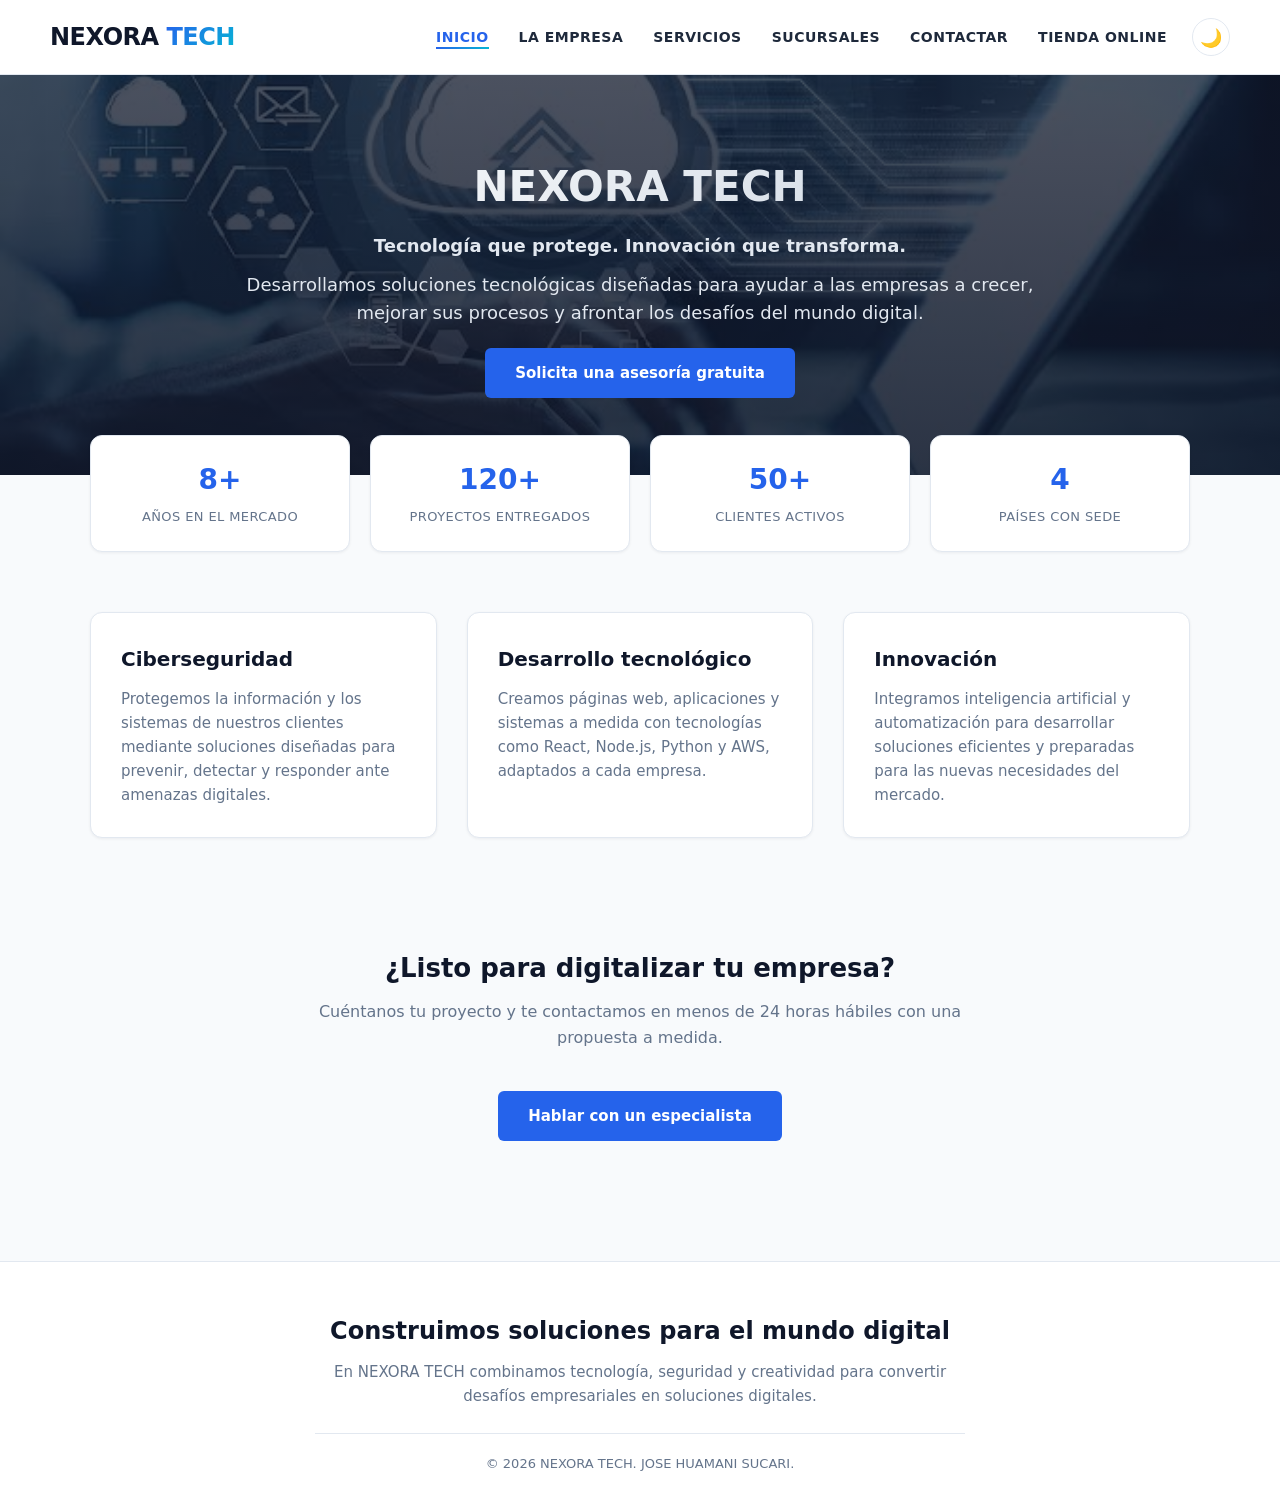
<file: index.html>
<!DOCTYPE html>
<html lang="es">
<head>
    <meta charset="UTF-8">
    <meta name="viewport" content="width=device-width, initial-scale=1.0">
    <meta name="description" content="NEXORA TECH: ciberseguridad, desarrollo web, software a medida e inteligencia artificial para empresas en Perú, Colombia, Chile y España.">
    <title>NEXORA TECH - Inicio</title>
    <link rel="stylesheet" href="estilos.css">
    <script>
        if (localStorage.getItem('theme') === 'dark') {
            document.documentElement.classList.add('dark-mode');
        }
    </script>
</head>
<body>

    <header class="header-principal">
        <div class="logo-container">
            <h1>NEXORA <span>TECH</span></h1>
        </div>
        <div class="nav-container">
            <nav>
                <ul class="nav-menu">
                    <li><a href="index.html" class="nav-link activo" aria-current="page">Inicio</a></li>
                    <li><a href="quienes-somos.html" class="nav-link">La Empresa</a></li>
                    <li><a href="productos.html" class="nav-link">Servicios</a></li>
                    <li><a href="sucursales.html" class="nav-link">Sucursales</a></li>
                    <li><a href="contacto.html" class="nav-link">Contactar</a></li>
                    <li><a href="tienda.html" class="nav-link">Tienda Online</a></li>
                </ul>
            </nav>
            <button id="theme-toggle" class="btn-theme" aria-label="Cambiar tema">🌙</button>
        </div>
    </header>

    <main>
        <section class="hero-banner" style="background-image: url('foto/paginaprincipal.jpg');">
            <div class="hero-content">
                <h2>NEXORA TECH</h2>
                <p class="hero-eyebrow">Tecnología que protege. Innovación que transforma.</p>
                <p>Desarrollamos soluciones tecnológicas diseñadas para ayudar a las empresas a crecer, mejorar sus procesos y afrontar los desafíos del mundo digital.</p>
                <a href="contacto.html" class="btn-cta">Solicita una asesoría gratuita</a>
            </div>
        </section>

        <div class="stats-bar">
            <div class="stat-item"><span class="stat-num">8+</span><span class="stat-label">Años en el mercado</span></div>
            <div class="stat-item"><span class="stat-num">120+</span><span class="stat-label">Proyectos entregados</span></div>
            <div class="stat-item"><span class="stat-num">50+</span><span class="stat-label">Clientes activos</span></div>
            <div class="stat-item"><span class="stat-num">4</span><span class="stat-label">Países con sede</span></div>
        </div>

        <section class="container grid-3">
            <div class="card">
                <h3>Ciberseguridad</h3>
                <p>Protegemos la información y los sistemas de nuestros clientes mediante soluciones diseñadas para prevenir, detectar y responder ante amenazas digitales.</p>
            </div>
            <div class="card">
                <h3>Desarrollo tecnológico</h3>
                <p>Creamos páginas web, aplicaciones y sistemas a medida con tecnologías como React, Node.js, Python y AWS, adaptados a cada empresa.</p>
            </div>
            <div class="card">
                <h3>Innovación</h3>
                <p>Integramos inteligencia artificial y automatización para desarrollar soluciones eficientes y preparadas para las nuevas necesidades del mercado.</p>
            </div>
        </section>

        <section class="container">
            <div class="cta-final">
                <h3>¿Listo para digitalizar tu empresa?</h3>
                <p>Cuéntanos tu proyecto y te contactamos en menos de 24 horas hábiles con una propuesta a medida.</p>
                <a href="contacto.html" class="btn-cta">Hablar con un especialista</a>
            </div>
        </section>

        <footer class="footer-simple">
            <h2>Construimos soluciones para el mundo digital</h2>
            <p>En NEXORA TECH combinamos tecnología, seguridad y creatividad para convertir desafíos empresariales en soluciones digitales.</p>
            <p class="footer-copy">© 2026 NEXORA TECH. JOSE HUAMANI SUCARI.</p>
        </footer>
    </main>

    <script src="dinamica.js"></script>
</body>
</html>
</file>
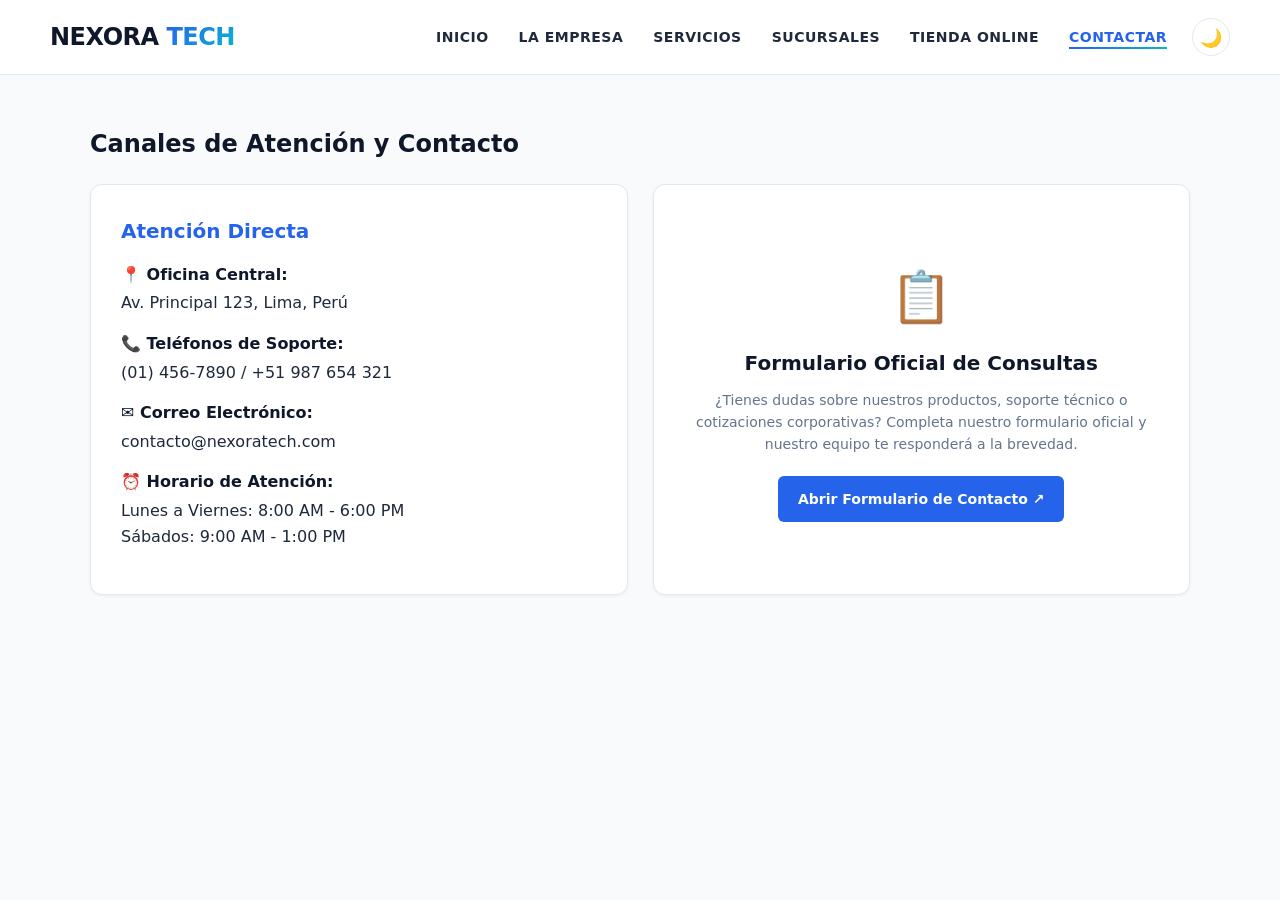
<file: contacto.html>
<!DOCTYPE html>
<html lang="es">
<head>
    <meta charset="UTF-8">
    <meta name="viewport" content="width=device-width, initial-scale=1.0">
    <title>NEXORA TECH - Contactar</title>
    <link rel="stylesheet" href="estilos.css">
    <script>
        if (localStorage.getItem('theme') === 'dark') {
            document.documentElement.classList.add('dark-mode');
            document.addEventListener("DOMContentLoaded", () => document.body.classList.add('dark-mode'));
        }
    </script>
    <style>
        .contacto-grid {
            display: grid;
            grid-template-columns: repeat(auto-fit, minmax(300px, 1fr));
            gap: 25px;
            margin-top: 20px;
        }

        .btn-accion {
            background: var(--accent-color);
            color: #ffffff;
            border: none;
            padding: 12px 20px;
            border-radius: 6px;
            cursor: pointer;
            font-size: 14px;
            font-weight: 600;
            text-decoration: none;
            display: inline-block;
            transition: all 0.2s ease;
        }

        .btn-accion:hover {
            opacity: 0.9;
            transform: translateY(-1px);
        }

        .info-item {
            margin-bottom: 15px;
        }

        .info-item strong {
            color: var(--primary-color);
            display: block;
            margin-bottom: 3px;
        }
    </style>
</head>
<body>

    <header class="header-principal">
        <div class="logo-container">
            <h1>NEXORA <span>TECH</span></h1>
        </div>
        <div class="nav-container">
            <nav>
                <ul class="nav-menu">
                    <li><a href="index.html" class="nav-link">Inicio</a></li>
                    <li><a href="quienes-somos.html" class="nav-link">La Empresa</a></li>
                    <li><a href="productos.html" class="nav-link">Servicios</a></li>
                    <li><a href="sucursales.html" class="nav-link">Sucursales</a></li>
                    <li><a href="tienda.html" class="nav-link">Tienda Online</a></li>
                    <li><a href="contacto.html" class="nav-link activo">Contactar</a></li>
                </ul>
            </nav>
            <button id="theme-toggle" class="btn-theme" aria-label="Cambiar tema">🌙</button>
        </div>
    </header>

    <main class="container">
        <h2 style="margin-bottom: 20px; color: var(--primary-color);">Canales de Atención y Contacto</h2>

        <div class="contacto-grid">
            <!-- TARJETA CON INFORMACIÓN GENERAL -->
            <div class="card">
                <h3 style="margin-bottom: 15px; color: var(--accent-color);">Atención Directa</h3>
                
                <div class="info-item">
                    <strong>📍 Oficina Central:</strong>
                    <span>Av. Principal 123, Lima, Perú</span>
                </div>

                <div class="info-item">
                    <strong>📞 Teléfonos de Soporte:</strong>
                    <span>(01) 456-7890 / +51 987 654 321</span>
                </div>

                <div class="info-item">
                    <strong>✉️ Correo Electrónico:</strong>
                    <span>contacto@nexoratech.com</span>
                </div>

                <div class="info-item">
                    <strong>⏰ Horario de Atención:</strong>
                    <span>Lunes a Viernes: 8:00 AM - 6:00 PM<br>Sábados: 9:00 AM - 1:00 PM</span>
                </div>
            </div>

            <!-- TARJETA DE FORMULARIO OFICIAL (GOOGLE FORMS) -->
            <div class="card" style="text-align: center; display: flex; flex-direction: column; justify-content: center; align-items: center; padding: 30px;">
                <span style="font-size: 50px; margin-bottom: 10px;">📋</span>
                <h3 style="margin-bottom: 10px; color: var(--primary-color);">Formulario Oficial de Consultas</h3>
                <p style="color: var(--text-muted); margin-bottom: 20px; font-size: 14px;">
                    ¿Tienes dudas sobre nuestros productos, soporte técnico o cotizaciones corporativas? Completa nuestro formulario oficial y nuestro equipo te responderá a la brevedad.
                </p>
                
                <!-- ENLACE DIRECTO AL GOOGLE FORM EN NUEVA PESTAÑA -->
                <a href="https://docs.google.com/forms/d/e/1FAIpQLSfpy0W_U6PwJo6S2uXzq6wMttLkAWIT9utRPPUPtJGe5-Oa_g/viewform" 
                   target="_blank" 
                   class="btn-accion">
                    Abrir Formulario de Contacto ↗
                </a>
            </div>
        </div>
    </main>

    <script src="dinamica.js"></script>
</body>
</html>
</file>
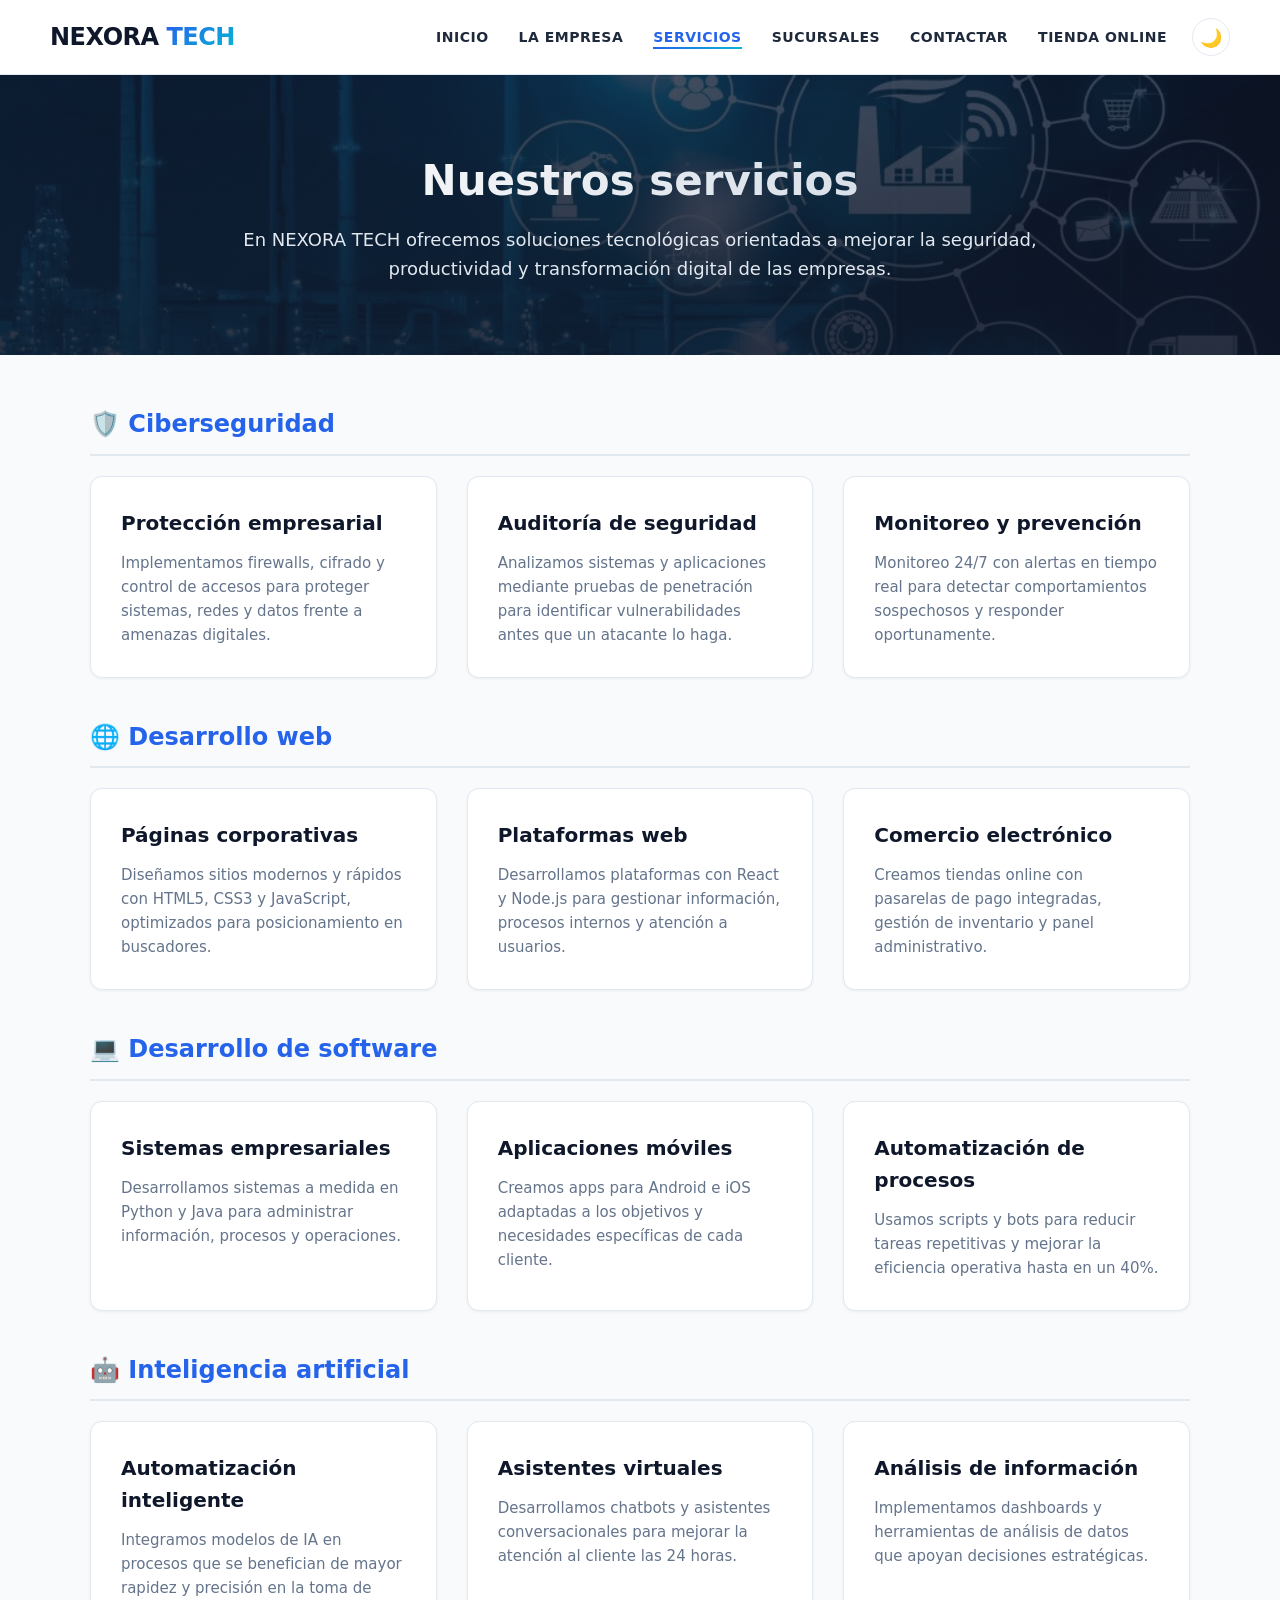
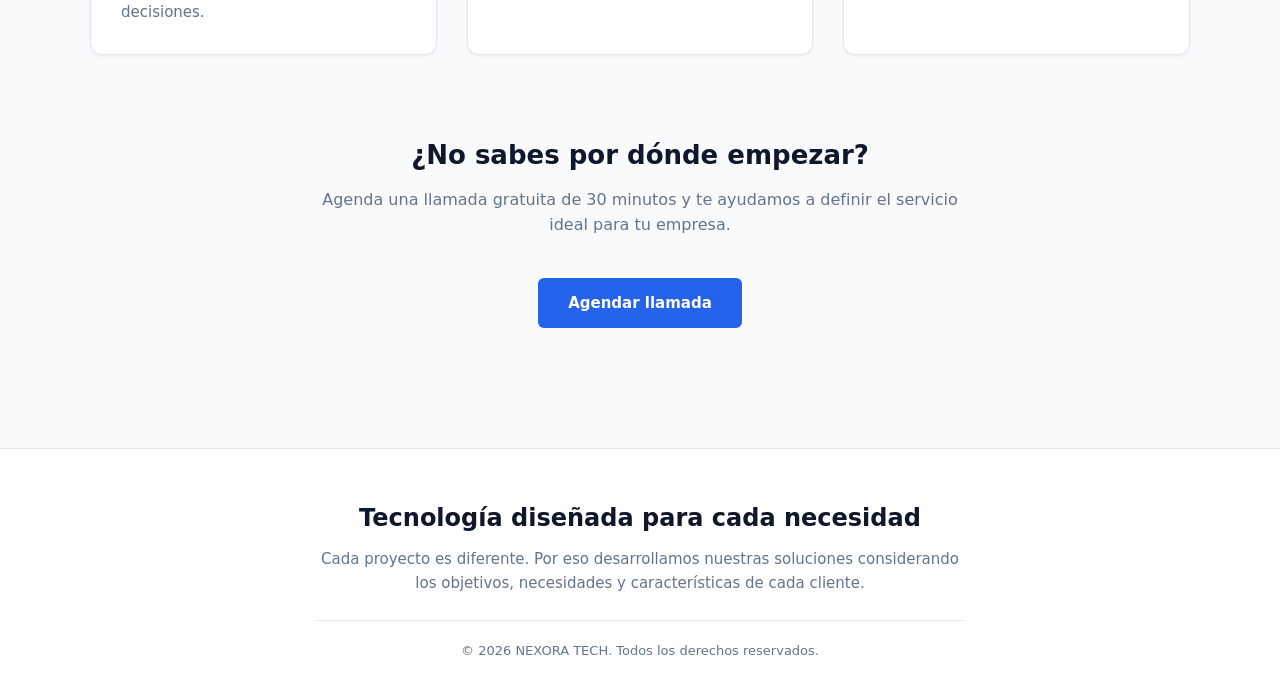
<file: productos.html>
<!DOCTYPE html>
<html lang="es">
<head>
    <meta charset="UTF-8">
    <meta name="viewport" content="width=device-width, initial-scale=1.0">
    <meta name="description" content="Servicios de NEXORA TECH: ciberseguridad, desarrollo web, software a medida e inteligencia artificial para empresas.">
    <title>NEXORA TECH - Servicios</title>
    <link rel="stylesheet" href="estilos.css">
    <script>
        if (localStorage.getItem('theme') === 'dark') {
            document.documentElement.classList.add('dark-mode');
        }
    </script>
</head>
<body>

    <header class="header-principal">
        <div class="logo-container">
            <h1>NEXORA <span>TECH</span></h1>
        </div>
        <div class="nav-container">
            <nav>
                <ul class="nav-menu">
                    <li><a href="index.html" class="nav-link">Inicio</a></li>
                    <li><a href="quienes-somos.html" class="nav-link">La Empresa</a></li>
                    <li><a href="productos.html" class="nav-link activo" aria-current="page">Servicios</a></li>
                    <li><a href="sucursales.html" class="nav-link">Sucursales</a></li>
                    <li><a href="contacto.html" class="nav-link">Contactar</a></li>
                    <li><a href="tienda.html" class="nav-link">Tienda Online</a></li>
                </ul>
            </nav>
            <button id="theme-toggle" class="btn-theme" aria-label="Cambiar tema">🌙</button>
        </div>
    </header>

    <main>
        <section class="hero-banner hero-corto" style="background-image: url('foto/nuestrosproductos.jpg');">
            <div class="hero-content">
                <h2>Nuestros servicios</h2>
                <p>En NEXORA TECH ofrecemos soluciones tecnológicas orientadas a mejorar la seguridad, productividad y transformación digital de las empresas.</p>
            </div>
        </section>

        <section class="container">
            <h3 class="titulo-seccion">🛡️ Ciberseguridad</h3>
            <div class="grid-3">
                <div class="card"><h4>Protección empresarial</h4><p>Implementamos firewalls, cifrado y control de accesos para proteger sistemas, redes y datos frente a amenazas digitales.</p></div>
                <div class="card"><h4>Auditoría de seguridad</h4><p>Analizamos sistemas y aplicaciones mediante pruebas de penetración para identificar vulnerabilidades antes que un atacante lo haga.</p></div>
                <div class="card"><h4>Monitoreo y prevención</h4><p>Monitoreo 24/7 con alertas en tiempo real para detectar comportamientos sospechosos y responder oportunamente.</p></div>
            </div>

            <h3 class="titulo-seccion">🌐 Desarrollo web</h3>
            <div class="grid-3">
                <div class="card"><h4>Páginas corporativas</h4><p>Diseñamos sitios modernos y rápidos con HTML5, CSS3 y JavaScript, optimizados para posicionamiento en buscadores.</p></div>
                <div class="card"><h4>Plataformas web</h4><p>Desarrollamos plataformas con React y Node.js para gestionar información, procesos internos y atención a usuarios.</p></div>
                <div class="card"><h4>Comercio electrónico</h4><p>Creamos tiendas online con pasarelas de pago integradas, gestión de inventario y panel administrativo.</p></div>
            </div>

            <h3 class="titulo-seccion">💻 Desarrollo de software</h3>
            <div class="grid-3">
                <div class="card"><h4>Sistemas empresariales</h4><p>Desarrollamos sistemas a medida en Python y Java para administrar información, procesos y operaciones.</p></div>
                <div class="card"><h4>Aplicaciones móviles</h4><p>Creamos apps para Android e iOS adaptadas a los objetivos y necesidades específicas de cada cliente.</p></div>
                <div class="card"><h4>Automatización de procesos</h4><p>Usamos scripts y bots para reducir tareas repetitivas y mejorar la eficiencia operativa hasta en un 40%.</p></div>
            </div>

            <h3 class="titulo-seccion">🤖 Inteligencia artificial</h3>
            <div class="grid-3">
                <div class="card"><h4>Automatización inteligente</h4><p>Integramos modelos de IA en procesos que se benefician de mayor rapidez y precisión en la toma de decisiones.</p></div>
                <div class="card"><h4>Asistentes virtuales</h4><p>Desarrollamos chatbots y asistentes conversacionales para mejorar la atención al cliente las 24 horas.</p></div>
                <div class="card"><h4>Análisis de información</h4><p>Implementamos dashboards y herramientas de análisis de datos que apoyan decisiones estratégicas.</p></div>
            </div>

            <div class="cta-final">
                <h3>¿No sabes por dónde empezar?</h3>
                <p>Agenda una llamada gratuita de 30 minutos y te ayudamos a definir el servicio ideal para tu empresa.</p>
                <a href="contacto.html" class="btn-cta">Agendar llamada</a>
            </div>
        </section>

        <footer class="footer-simple">
            <h2>Tecnología diseñada para cada necesidad</h2>
            <p>Cada proyecto es diferente. Por eso desarrollamos nuestras soluciones considerando los objetivos, necesidades y características de cada cliente.</p>
            <p class="footer-copy">© 2026 NEXORA TECH. Todos los derechos reservados.</p>
        </footer>
    </main>

    <script src="dinamica.js"></script>
</body>
</html>
</file>
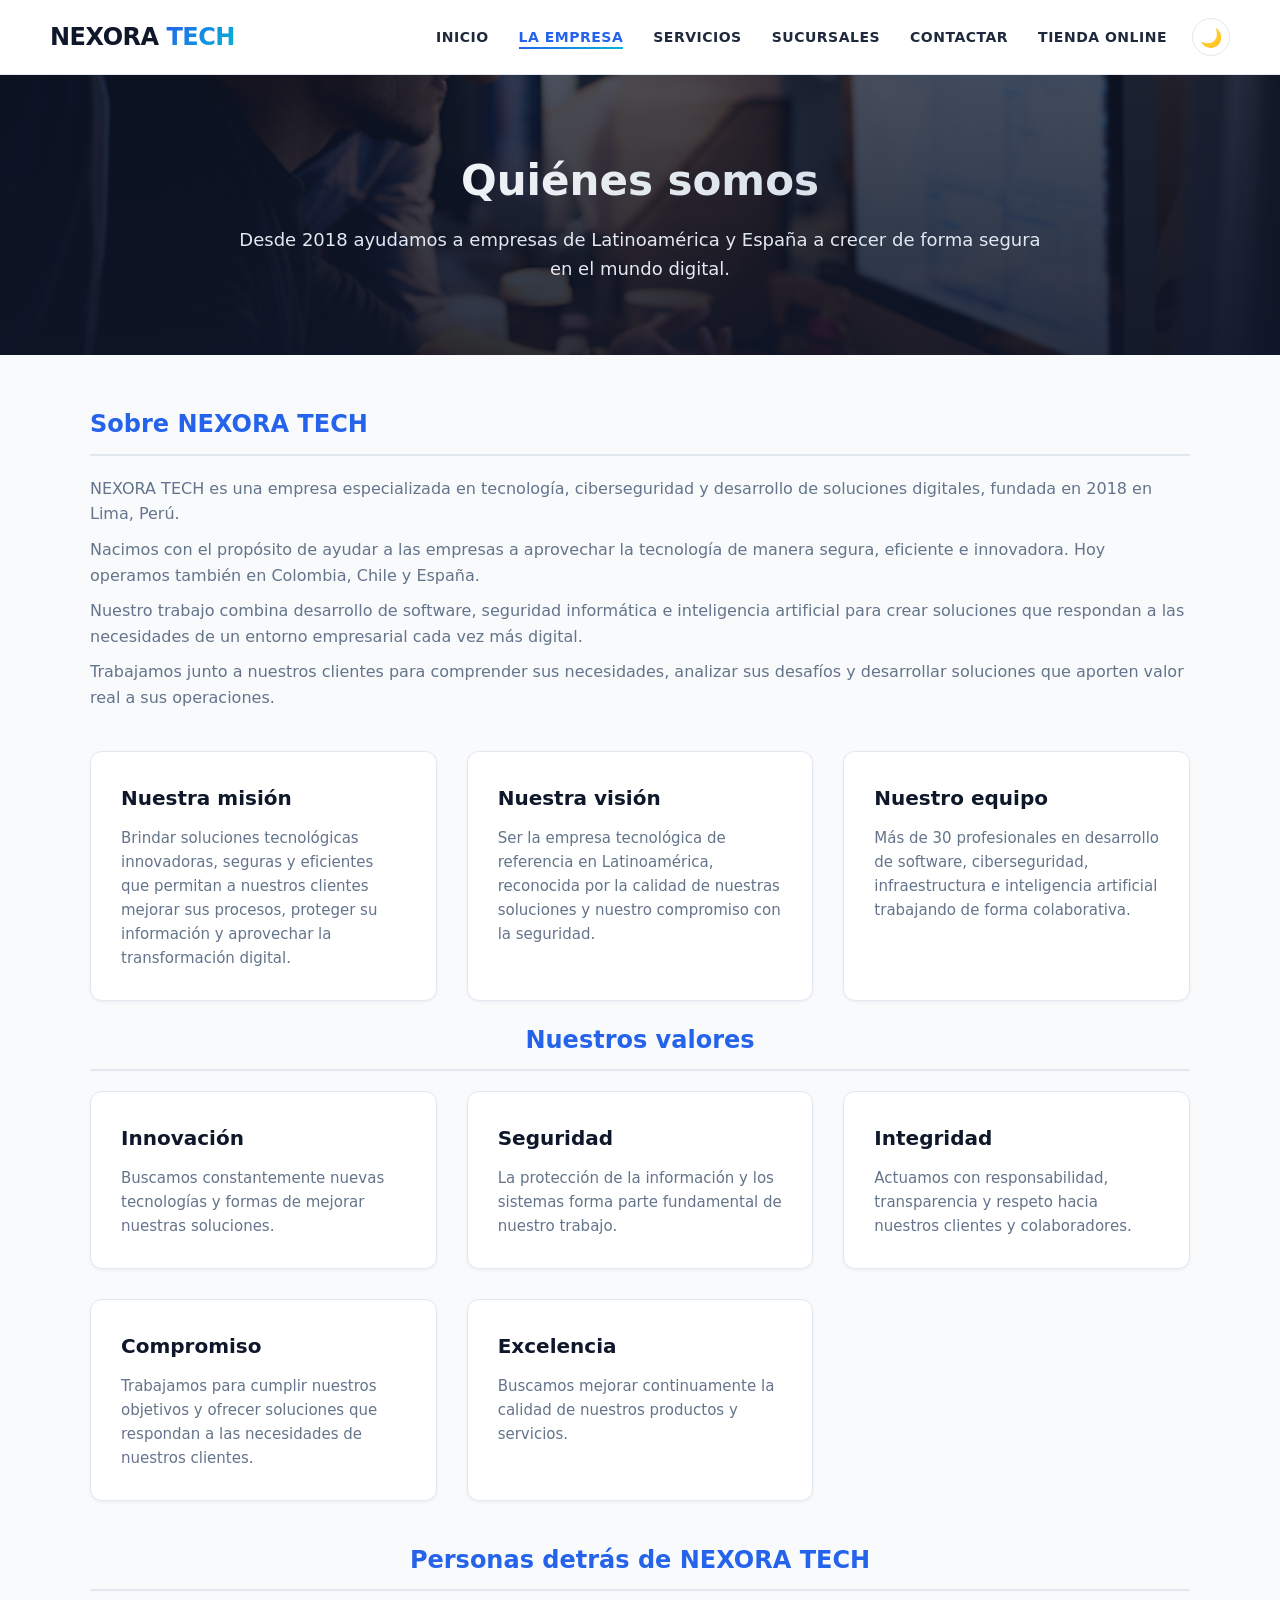
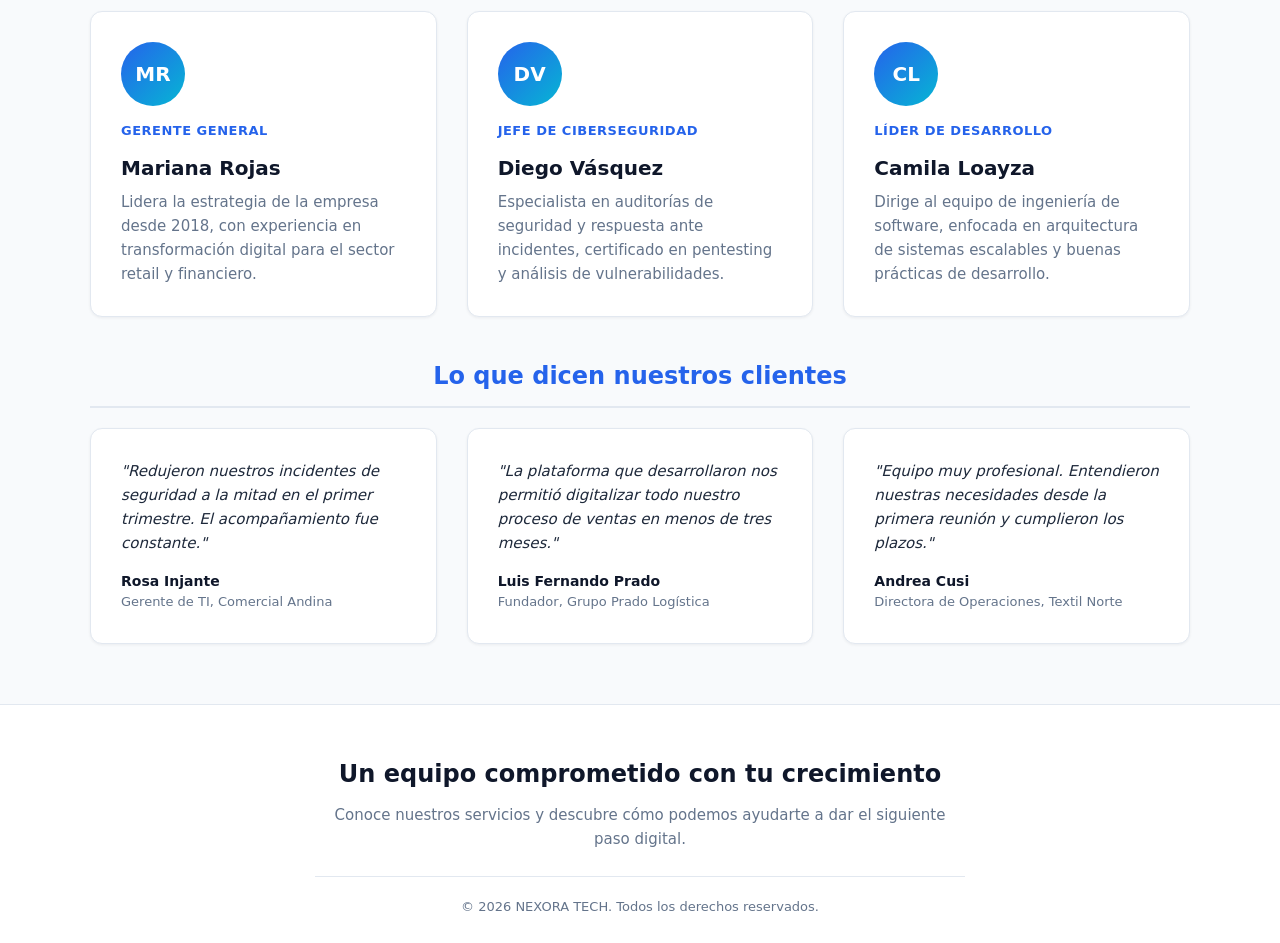
<file: quienes-somos.html>
<!DOCTYPE html>
<html lang="es">
<head>
    <meta charset="UTF-8">
    <meta name="viewport" content="width=device-width, initial-scale=1.0">
    <meta name="description" content="Conoce a NEXORA TECH: misión, visión, valores y el equipo detrás de nuestras soluciones de ciberseguridad y desarrollo tecnológico.">
    <title>NEXORA TECH - La Empresa</title>
    <link rel="stylesheet" href="estilos.css">
    <script>
        if (localStorage.getItem('theme') === 'dark') {
            document.documentElement.classList.add('dark-mode');
        }
    </script>
</head>
<body>

    <header class="header-principal">
        <div class="logo-container">
            <h1>NEXORA <span>TECH</span></h1>
        </div>
        <div class="nav-container">
            <nav>
                <ul class="nav-menu">
                    <li><a href="index.html" class="nav-link">Inicio</a></li>
                    <li><a href="quienes-somos.html" class="nav-link activo" aria-current="page">La Empresa</a></li>
                    <li><a href="productos.html" class="nav-link">Servicios</a></li>
                    <li><a href="sucursales.html" class="nav-link">Sucursales</a></li>
                    <li><a href="contacto.html" class="nav-link">Contactar</a></li>
                    <li><a href="tienda.html" class="nav-link">Tienda Online</a></li>
                </ul>
            </nav>
            <button id="theme-toggle" class="btn-theme" aria-label="Cambiar tema">🌙</button>
        </div>
    </header>

    <main>
        <section class="hero-banner hero-corto" style="background-image: url('foto/quienessomos.jpg');">
            <div class="hero-content">
                <h2>Quiénes somos</h2>
                <p>Desde 2018 ayudamos a empresas de Latinoamérica y España a crecer de forma segura en el mundo digital.</p>
            </div>
        </section>

        <section class="container">
            <div style="margin-bottom: 40px;">
                <h3 class="titulo-seccion">Sobre NEXORA TECH</h3>
                <p style="margin-bottom: 10px; color: var(--text-muted);">NEXORA TECH es una empresa especializada en tecnología, ciberseguridad y desarrollo de soluciones digitales, fundada en 2018 en Lima, Perú.</p>
                <p style="margin-bottom: 10px; color: var(--text-muted);">Nacimos con el propósito de ayudar a las empresas a aprovechar la tecnología de manera segura, eficiente e innovadora. Hoy operamos también en Colombia, Chile y España.</p>
                <p style="margin-bottom: 10px; color: var(--text-muted);">Nuestro trabajo combina desarrollo de software, seguridad informática e inteligencia artificial para crear soluciones que respondan a las necesidades de un entorno empresarial cada vez más digital.</p>
                <p style="color: var(--text-muted);">Trabajamos junto a nuestros clientes para comprender sus necesidades, analizar sus desafíos y desarrollar soluciones que aporten valor real a sus operaciones.</p>
            </div>

            <div class="grid-3" style="margin-bottom: 20px;">
                <div class="card">
                    <h3>Nuestra misión</h3>
                    <p>Brindar soluciones tecnológicas innovadoras, seguras y eficientes que permitan a nuestros clientes mejorar sus procesos, proteger su información y aprovechar la transformación digital.</p>
                </div>
                <div class="card">
                    <h3>Nuestra visión</h3>
                    <p>Ser la empresa tecnológica de referencia en Latinoamérica, reconocida por la calidad de nuestras soluciones y nuestro compromiso con la seguridad.</p>
                </div>
                <div class="card">
                    <h3>Nuestro equipo</h3>
                    <p>Más de 30 profesionales en desarrollo de software, ciberseguridad, infraestructura e inteligencia artificial trabajando de forma colaborativa.</p>
                </div>
            </div>

            <h3 class="titulo-seccion titulo-centrado">Nuestros valores</h3>
            <div class="grid-3">
                <div class="card"><h4>Innovación</h4><p>Buscamos constantemente nuevas tecnologías y formas de mejorar nuestras soluciones.</p></div>
                <div class="card"><h4>Seguridad</h4><p>La protección de la información y los sistemas forma parte fundamental de nuestro trabajo.</p></div>
                <div class="card"><h4>Integridad</h4><p>Actuamos con responsabilidad, transparencia y respeto hacia nuestros clientes y colaboradores.</p></div>
                <div class="card"><h4>Compromiso</h4><p>Trabajamos para cumplir nuestros objetivos y ofrecer soluciones que respondan a las necesidades de nuestros clientes.</p></div>
                <div class="card"><h4>Excelencia</h4><p>Buscamos mejorar continuamente la calidad de nuestros productos y servicios.</p></div>
            </div>

            <h3 class="titulo-seccion titulo-centrado">Personas detrás de NEXORA TECH</h3>
            <div class="grid-3">
                <div class="card card-miembro">
                    <div class="avatar">MR</div>
                    <span class="rol">Gerente General</span>
                    <h4 style="margin-bottom: 6px;">Mariana Rojas</h4>
                    <p>Lidera la estrategia de la empresa desde 2018, con experiencia en transformación digital para el sector retail y financiero.</p>
                </div>
                <div class="card card-miembro">
                    <div class="avatar">DV</div>
                    <span class="rol">Jefe de Ciberseguridad</span>
                    <h4 style="margin-bottom: 6px;">Diego Vásquez</h4>
                    <p>Especialista en auditorías de seguridad y respuesta ante incidentes, certificado en pentesting y análisis de vulnerabilidades.</p>
                </div>
                <div class="card card-miembro">
                    <div class="avatar">CL</div>
                    <span class="rol">Líder de Desarrollo</span>
                    <h4 style="margin-bottom: 6px;">Camila Loayza</h4>
                    <p>Dirige al equipo de ingeniería de software, enfocada en arquitectura de sistemas escalables y buenas prácticas de desarrollo.</p>
                </div>
            </div>

            <h3 class="titulo-seccion titulo-centrado">Lo que dicen nuestros clientes</h3>
            <div class="grid-3">
                <div class="card card-testimonio">
                    <p class="cita">"Redujeron nuestros incidentes de seguridad a la mitad en el primer trimestre. El acompañamiento fue constante."</p>
                    <p class="autor">Rosa Injante</p>
                    <p class="empresa">Gerente de TI, Comercial Andina</p>
                </div>
                <div class="card card-testimonio">
                    <p class="cita">"La plataforma que desarrollaron nos permitió digitalizar todo nuestro proceso de ventas en menos de tres meses."</p>
                    <p class="autor">Luis Fernando Prado</p>
                    <p class="empresa">Fundador, Grupo Prado Logística</p>
                </div>
                <div class="card card-testimonio">
                    <p class="cita">"Equipo muy profesional. Entendieron nuestras necesidades desde la primera reunión y cumplieron los plazos."</p>
                    <p class="autor">Andrea Cusi</p>
                    <p class="empresa">Directora de Operaciones, Textil Norte</p>
                </div>
            </div>
        </section>

        <footer class="footer-simple">
            <h2>Un equipo comprometido con tu crecimiento</h2>
            <p>Conoce nuestros servicios y descubre cómo podemos ayudarte a dar el siguiente paso digital.</p>
            <p class="footer-copy">© 2026 NEXORA TECH. Todos los derechos reservados.</p>
        </footer>
    </main>

    <script src="dinamica.js"></script>
</body>
</html>
</file>
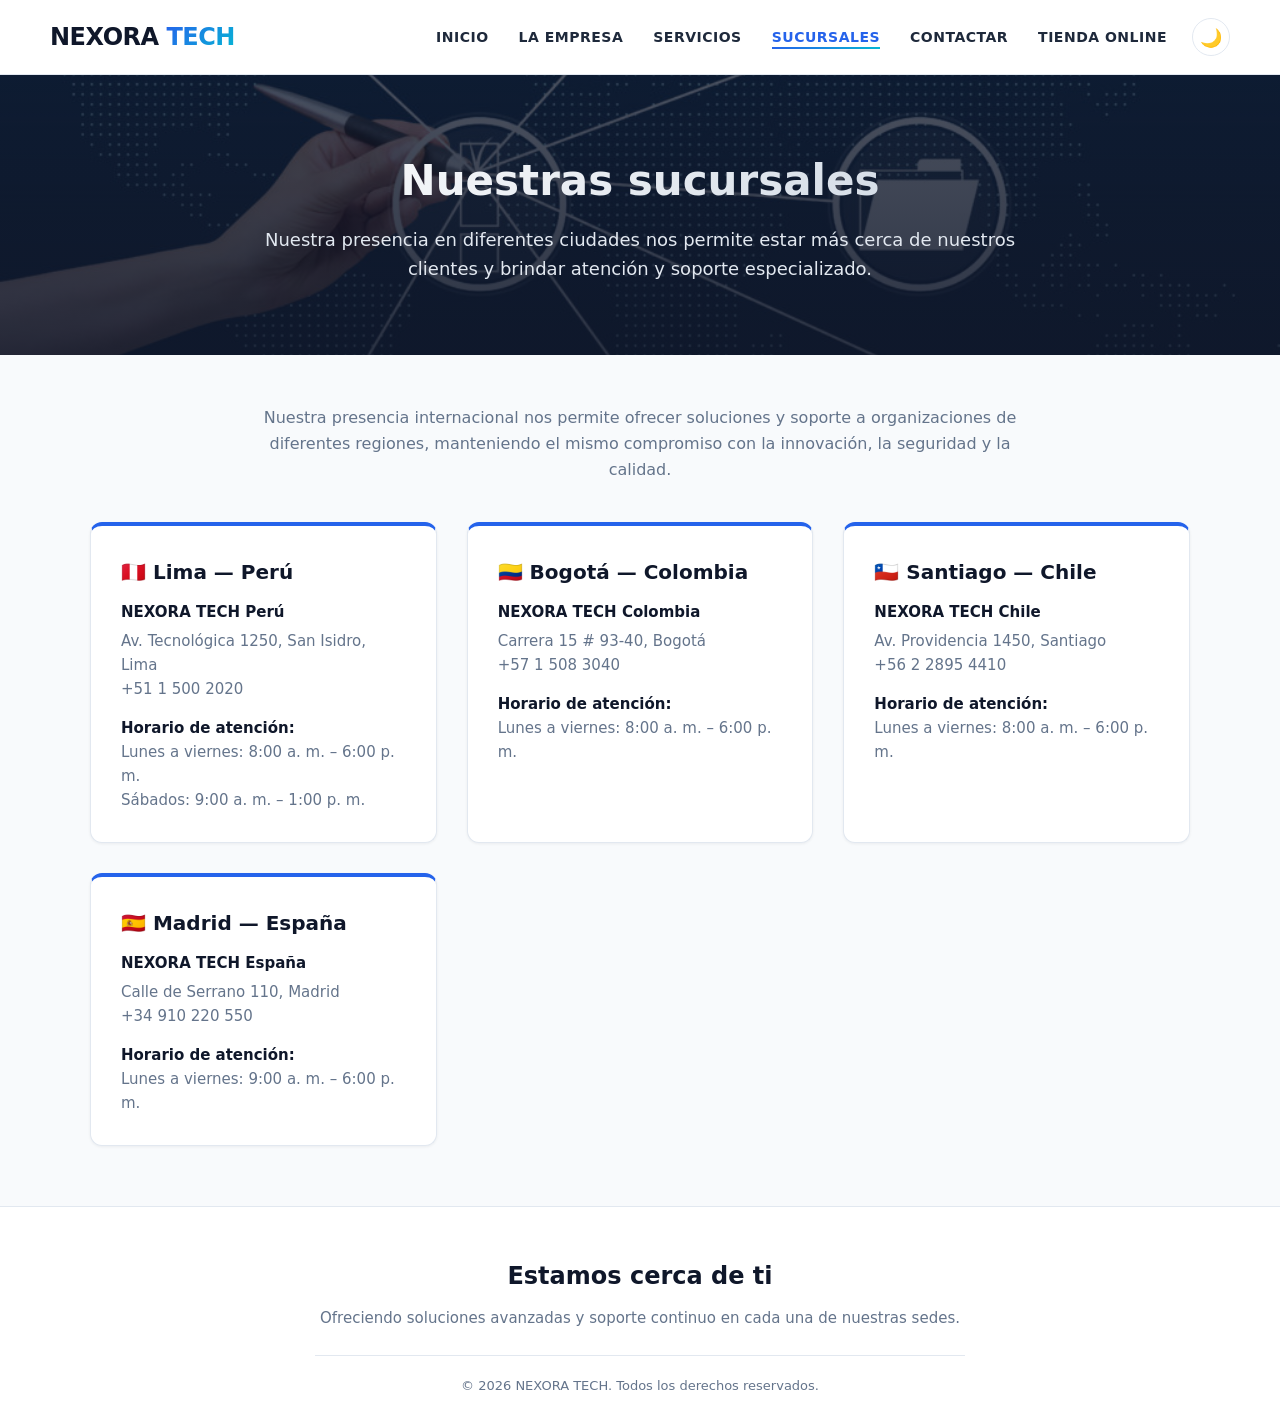
<file: sucursales.html>
<!DOCTYPE html>
<html lang="es">
<head>
    <meta charset="UTF-8">
    <meta name="viewport" content="width=device-width, initial-scale=1.0">
    <meta name="description" content="Sucursales de NEXORA TECH en Lima, Bogotá, Santiago y Madrid, con horarios y datos de contacto de cada sede.">
    <title>NEXORA TECH - Sucursales</title>
    <link rel="stylesheet" href="estilos.css">
    <script>
        if (localStorage.getItem('theme') === 'dark') {
            document.documentElement.classList.add('dark-mode');
        }
    </script>
</head>
<body>

    <header class="header-principal">
        <div class="logo-container">
            <h1>NEXORA <span>TECH</span></h1>
        </div>
        <div class="nav-container">
            <nav>
                <ul class="nav-menu">
                    <li><a href="index.html" class="nav-link">Inicio</a></li>
                    <li><a href="quienes-somos.html" class="nav-link">La Empresa</a></li>
                    <li><a href="productos.html" class="nav-link">Servicios</a></li>
                    <li><a href="sucursales.html" class="nav-link activo" aria-current="page">Sucursales</a></li>
                    <li><a href="contacto.html" class="nav-link">Contactar</a></li>
                    <li><a href="tienda.html" class="nav-link">Tienda Online</a></li>
                </ul>
            </nav>
            <button id="theme-toggle" class="btn-theme" aria-label="Cambiar tema">🌙</button>
        </div>
    </header>

    <main>
        <section class="hero-banner hero-corto" style="background-image: url('foto/sucursales.jpg');">
            <div class="hero-content">
                <h2>Nuestras sucursales</h2>
                <p>Nuestra presencia en diferentes ciudades nos permite estar más cerca de nuestros clientes y brindar atención y soporte especializado.</p>
            </div>
        </section>

        <section class="container">
            <p class="texto-intro">
                Nuestra presencia internacional nos permite ofrecer soluciones y soporte a organizaciones de diferentes regiones, manteniendo el mismo compromiso con la innovación, la seguridad y la calidad.
            </p>

            <div class="grid-3">
                <div class="card card-sucursal">
                    <h3>🇵🇪 Lima — Perú</h3>
                    <p class="sede-nombre">NEXORA TECH Perú</p>
                    <p>Av. Tecnológica 1250, San Isidro, Lima</p>
                    <p>+51 1 500 2020</p>
                    <p class="sede-subtitulo">Horario de atención:</p>
                    <p>Lunes a viernes: 8:00 a. m. – 6:00 p. m.<br>Sábados: 9:00 a. m. – 1:00 p. m.</p>
                </div>

                <div class="card card-sucursal">
                    <h3>🇨🇴 Bogotá — Colombia</h3>
                    <p class="sede-nombre">NEXORA TECH Colombia</p>
                    <p>Carrera 15 # 93-40, Bogotá</p>
                    <p>+57 1 508 3040</p>
                    <p class="sede-subtitulo">Horario de atención:</p>
                    <p>Lunes a viernes: 8:00 a. m. – 6:00 p. m.</p>
                </div>

                <div class="card card-sucursal">
                    <h3>🇨🇱 Santiago — Chile</h3>
                    <p class="sede-nombre">NEXORA TECH Chile</p>
                    <p>Av. Providencia 1450, Santiago</p>
                    <p>+56 2 2895 4410</p>
                    <p class="sede-subtitulo">Horario de atención:</p>
                    <p>Lunes a viernes: 8:00 a. m. – 6:00 p. m.</p>
                </div>

                <div class="card card-sucursal">
                    <h3>🇪🇸 Madrid — España</h3>
                    <p class="sede-nombre">NEXORA TECH España</p>
                    <p>Calle de Serrano 110, Madrid</p>
                    <p>+34 910 220 550</p>
                    <p class="sede-subtitulo">Horario de atención:</p>
                    <p>Lunes a viernes: 9:00 a. m. – 6:00 p. m.</p>
                </div>
            </div>
        </section>

        <footer class="footer-simple">
            <h2>Estamos cerca de ti</h2>
            <p>Ofreciendo soluciones avanzadas y soporte continuo en cada una de nuestras sedes.</p>
            <p class="footer-copy">© 2026 NEXORA TECH. Todos los derechos reservados.</p>
        </footer>
    </main>

    <script src="dinamica.js"></script>
</body>
</html>
</file>
<file: estilos.css>
/* =========================================================
   NEXORA TECH - SISTEMA DE DISEÑO Y TEMAS (v4.0)
   ========================================================= */

:root {
    /* MODO CLARO (Default) */
    --primary-color: #0f172a;
    --primary-light: #1e293b;
    --accent-color: #2563eb;
    --accent-hover: #1d4ed8;
    --accent-cyan: #06b6d4;
    --bg-body: #f8fafc;
    --bg-card: #ffffff;
    --text-main: #1e293b;
    --text-muted: #64748b;
    --border-color: #e2e8f0;
    --border-accent: rgba(37, 99, 235, 0.2);
    --shadow-sm: 0 1px 3px rgba(15, 23, 42, 0.06);
    --shadow-hover: 0 20px 30px -10px rgba(37, 99, 235, 0.15);
    --header-bg: rgba(255, 255, 255, 0.92);
}

/* MODO OSCURO — aplicado sobre <html> para que no haya parpadeo al cargar */
html.dark-mode {
    --primary-color: #ffffff;
    --primary-light: #f1f5f9;
    --bg-body: #090d16;
    --bg-card: #0f172a;
    --text-main: #f8fafc;
    --text-muted: #94a3b8;
    --border-color: #1e293b;
    --border-accent: rgba(6, 182, 212, 0.3);
    --shadow-sm: 0 4px 12px rgba(0, 0, 0, 0.4);
    --shadow-hover: 0 20px 30px -10px rgba(6, 182, 212, 0.25);
    --header-bg: rgba(15, 23, 42, 0.92);
    background-color: var(--bg-body);
}

/* --- REINICIO Y ESTILOS BASE --- */
* {
    margin: 0;
    padding: 0;
    box-sizing: border-box;
    font-family: 'Segoe UI', system-ui, -apple-system, BlinkMacSystemFont, Roboto, sans-serif;
}

html { scroll-behavior: smooth; }

body {
    color: var(--text-main);
    line-height: 1.6;
    background-color: var(--bg-body);
    transition: background-color 0.4s ease, color 0.4s ease;
    overflow-x: hidden;
}

@media (prefers-reduced-motion: reduce) {
    html { scroll-behavior: auto; }
    * { transition: none !important; }
}

/* --- BARRA SUPERIOR (HEADER) --- */
.header-principal {
    display: flex;
    justify-content: space-between;
    align-items: center;
    padding: 18px 50px;
    background-color: var(--header-bg);
    backdrop-filter: blur(10px);
    border-bottom: 1px solid var(--border-color);
    position: sticky;
    top: 0;
    z-index: 1000;
    transition: background-color 0.4s ease, border-color 0.4s ease;
    flex-wrap: wrap;
    gap: 15px;
}

.logo-container h1 {
    font-size: 24px;
    font-weight: 800;
    color: var(--primary-color);
    letter-spacing: -0.5px;
}

.logo-container h1 span {
    color: var(--accent-color);
    background: linear-gradient(135deg, var(--accent-color), var(--accent-cyan));
    background-clip: text;
    -webkit-background-clip: text;
    -webkit-text-fill-color: transparent;
}

.nav-container {
    display: flex;
    align-items: center;
    gap: 25px;
    flex-wrap: wrap;
}

.nav-menu {
    list-style: none;
    display: flex;
    gap: 30px;
    flex-wrap: wrap;
}

.nav-link {
    text-decoration: none;
    color: var(--primary-light);
    font-weight: 600;
    font-size: 14px;
    text-transform: uppercase;
    letter-spacing: 0.5px;
    position: relative;
    padding-bottom: 4px;
    transition: color 0.3s ease;
}

.nav-link:hover, .nav-link.activo {
    color: var(--accent-color);
}

.nav-link::after {
    content: '';
    position: absolute;
    bottom: 0;
    left: 0;
    width: 0%;
    height: 2px;
    background: linear-gradient(90deg, var(--accent-color), var(--accent-cyan));
    transition: width 0.3s ease;
}

.nav-link:hover::after, .nav-link.activo::after {
    width: 100%;
}

/* BOTÓN MODO CLARO/OSCURO */
.btn-theme {
    background: transparent;
    border: 1px solid var(--border-color);
    border-radius: 50%;
    width: 38px;
    height: 38px;
    font-size: 18px;
    cursor: pointer;
    display: flex;
    align-items: center;
    justify-content: center;
    transition: all 0.3s ease;
    color: var(--text-main);
}

.btn-theme:hover {
    background-color: var(--border-color);
    transform: scale(1.08);
}

/* --- BANNERS CON IMAGEN --- */
.hero-banner {
    min-height: 400px;
    background-size: cover;
    background-position: center;
    position: relative;
    display: flex;
    align-items: center;
    justify-content: center;
    text-align: center;
    color: #ffffff;
    padding: 40px 20px;
}

.hero-banner.hero-corto {
    min-height: 280px;
}

.hero-banner::before {
    content: "";
    position: absolute;
    top: 0; left: 0; right: 0; bottom: 0;
    background: linear-gradient(180deg, rgba(15, 23, 42, 0.75) 0%, rgba(15, 23, 42, 0.88) 100%);
}

.hero-content {
    position: relative;
    z-index: 1;
    max-width: 850px;
    padding: 0 20px;
}

.hero-content h2 {
    font-size: clamp(28px, 5vw, 42px);
    font-weight: 800;
    margin-bottom: 12px;
    color: #ffffff;
    background: linear-gradient(135deg, #ffffff 0%, #cbd5e1 100%);
    background-clip: text;
    -webkit-background-clip: text;
    -webkit-text-fill-color: transparent;
}

.hero-content p {
    font-size: clamp(15px, 2vw, 18px);
    line-height: 1.6;
    color: #e2e8f0;
}

.hero-eyebrow {
    font-size: clamp(16px, 2.5vw, 20px);
    font-weight: 600;
    margin-bottom: 10px;
    color: #ffffff;
}

/* --- BOTONES CTA --- */
.btn-cta {
    display: inline-block;
    margin-top: 20px;
    background-color: var(--accent-color);
    color: #ffffff;
    text-decoration: none;
    padding: 13px 30px;
    border-radius: 6px;
    font-weight: 700;
    font-size: 15px;
    transition: opacity 0.2s, transform 0.2s;
}

.btn-cta:hover {
    opacity: 0.9;
    transform: translateY(-2px);
}

.btn-cta.secundario {
    background-color: transparent;
    border: 1px solid rgba(255,255,255,0.6);
}

.cta-final {
    text-align: center;
    padding: 60px 20px;
    max-width: 700px;
    margin: 20px auto 0 auto;
}

.cta-final h3 {
    font-size: 26px;
    color: var(--primary-color);
    margin-bottom: 10px;
}

.cta-final p {
    color: var(--text-muted);
    margin-bottom: 20px;
}

/* --- CONTENEDORES Y TARJETAS --- */
.container {
    max-width: 1140px;
    margin: 50px auto;
    padding: 0 20px;
}

.grid-3 {
    display: grid;
    grid-template-columns: repeat(auto-fit, minmax(280px, 1fr));
    gap: 30px;
}

.grid-2 {
    display: grid;
    grid-template-columns: repeat(auto-fit, minmax(260px, 1fr));
    gap: 30px;
}

.card {
    background: var(--bg-card);
    border: 1px solid var(--border-color);
    border-radius: 12px;
    padding: 30px;
    box-shadow: var(--shadow-sm);
    transition: all 0.3s ease;
    position: relative;
    overflow: hidden;
}

.card::before {
    content: '';
    position: absolute;
    top: 0; left: 0; right: 0;
    height: 3px;
    background: linear-gradient(90deg, var(--accent-color), var(--accent-cyan));
    opacity: 0;
    transition: opacity 0.3s ease;
}

.card:hover {
    transform: translateY(-5px);
    box-shadow: var(--shadow-hover);
    border-color: var(--border-accent);
}

.card:hover::before {
    opacity: 1;
}

.card h3, .card h4 {
    color: var(--primary-color);
    margin-bottom: 12px;
    font-size: 20px;
    font-weight: 700;
}

.card p {
    color: var(--text-muted);
    font-size: 15px;
    line-height: 1.6;
}

.card-sucursal {
    border-top: 4px solid var(--accent-color);
}

.card-sucursal .sede-nombre {
    color: var(--primary-color);
    font-weight: bold;
    margin-bottom: 5px;
}

.card-sucursal .sede-subtitulo {
    color: var(--primary-color);
    font-weight: bold;
    margin-top: 15px;
}

/* --- TÍTULOS DE SECCIÓN Y TEXTO INTRO --- */
.titulo-seccion {
    font-size: 24px;
    color: var(--accent-color);
    border-bottom: 2px solid var(--border-color);
    padding-bottom: 10px;
    margin: 40px 0 20px 0;
}

.titulo-seccion:first-of-type {
    margin-top: 10px;
}

.titulo-centrado {
    text-align: center;
}

.texto-intro {
    text-align: center;
    max-width: 800px;
    margin: 0 auto 40px auto;
    color: var(--text-muted);
    font-size: 16px;
}

/* --- BARRA DE ESTADÍSTICAS --- */
.stats-bar {
    display: grid;
    grid-template-columns: repeat(auto-fit, minmax(160px, 1fr));
    gap: 20px;
    max-width: 1140px;
    margin: -40px auto 60px auto;
    padding: 0 20px;
    position: relative;
    z-index: 2;
}

.stat-item {
    background: var(--bg-card);
    border: 1px solid var(--border-color);
    border-radius: 12px;
    padding: 22px 10px;
    text-align: center;
    box-shadow: var(--shadow-sm);
}

.stat-item .stat-num {
    font-size: 28px;
    font-weight: 800;
    color: var(--accent-color);
    display: block;
}

.stat-item .stat-label {
    font-size: 13px;
    color: var(--text-muted);
    text-transform: uppercase;
    letter-spacing: 0.4px;
}

/* --- EQUIPO --- */
.avatar {
    width: 64px;
    height: 64px;
    border-radius: 50%;
    display: flex;
    align-items: center;
    justify-content: center;
    color: #fff;
    font-weight: 800;
    font-size: 20px;
    margin-bottom: 15px;
    background: linear-gradient(135deg, var(--accent-color), var(--accent-cyan));
}

.card-miembro .rol {
    color: var(--accent-color);
    font-size: 13px;
    font-weight: 700;
    text-transform: uppercase;
    letter-spacing: 0.5px;
    margin-bottom: 10px;
    display: block;
}

/* --- TESTIMONIOS --- */
.card-testimonio p.cita {
    font-style: italic;
    color: var(--text-main);
    margin-bottom: 15px;
}

.card-testimonio .autor {
    color: var(--primary-color);
    font-weight: 700;
    font-size: 14px;
}

.card-testimonio .empresa {
    color: var(--text-muted);
    font-size: 13px;
}

/* --- FOOTER --- */
.footer-simple {
    text-align: center;
    padding: 50px 20px 25px 20px;
    background-color: var(--bg-card);
    border-top: 1px solid var(--border-color);
    margin-top: 60px;
    transition: background-color 0.4s ease, border-color 0.4s ease;
}

.footer-simple h2 {
    font-size: 24px;
    font-weight: 700;
    margin-bottom: 10px;
    color: var(--primary-color);
}

.footer-simple p {
    color: var(--text-muted);
    max-width: 650px;
    margin: 0 auto;
    font-size: 15px;
}

.footer-copy {
    margin-top: 25px !important;
    padding-top: 20px;
    border-top: 1px solid var(--border-color);
    font-size: 13px !important;
}

/* --- FORMULARIO DE CONTACTO --- */
.form-group {
    margin-bottom: 15px;
}

.form-group label {
    display: block;
    margin-bottom: 5px;
    font-weight: 600;
    color: var(--primary-color);
}

.form-group input, .form-group textarea {
    width: 100%;
    padding: 12px;
    background: var(--bg-body);
    border: 1px solid var(--border-color);
    border-radius: 6px;
    color: var(--text-main);
    font-family: inherit;
    outline: none;
    transition: border-color 0.2s;
}

.form-group input:focus, .form-group textarea:focus {
    border-color: var(--accent-color);
}

.form-group .error-msg {
    display: none;
    color: #dc2626;
    font-size: 13px;
    margin-top: 4px;
}

.form-group.invalido input,
.form-group.invalido textarea {
    border-color: #dc2626;
}

.form-group.invalido .error-msg {
    display: block;
}

.btn-enviar {
    background-color: var(--accent-color);
    color: white;
    border: none;
    padding: 12px 25px;
    font-size: 16px;
    border-radius: 6px;
    cursor: pointer;
    font-weight: 600;
    transition: opacity 0.2s;
}

.btn-enviar:hover {
    opacity: 0.9;
}

.mensaje-exito {
    display: none;
    background: rgba(37, 99, 235, 0.1);
    border: 1px solid var(--accent-color);
    color: var(--accent-color);
    padding: 15px;
    border-radius: 8px;
    margin-top: 15px;
    font-weight: 600;
}

.mensaje-exito.visible {
    display: block;
}

.contacto-layout {
    display: grid;
    grid-template-columns: 1.2fr 1fr;
    gap: 40px;
}

/* --- RESPONSIVE --- */
@media (max-width: 900px) {
    .contacto-layout {
        grid-template-columns: 1fr;
    }
}

@media (max-width: 768px) {
    .header-principal {
        padding: 15px 20px;
        justify-content: center;
        text-align: center;
    }

    .nav-container {
        justify-content: center;
        width: 100%;
    }

    .nav-menu {
        justify-content: center;
        gap: 15px 20px;
    }

    .container {
        margin: 35px auto;
    }

    .stats-bar {
        margin-top: -25px;
        margin-bottom: 40px;
    }
}

@media (max-width: 480px) {
    .logo-container h1 {
        font-size: 20px;
    }

    .nav-link {
        font-size: 12px;
    }

    .card {
        padding: 22px;
    }
}
</file>
